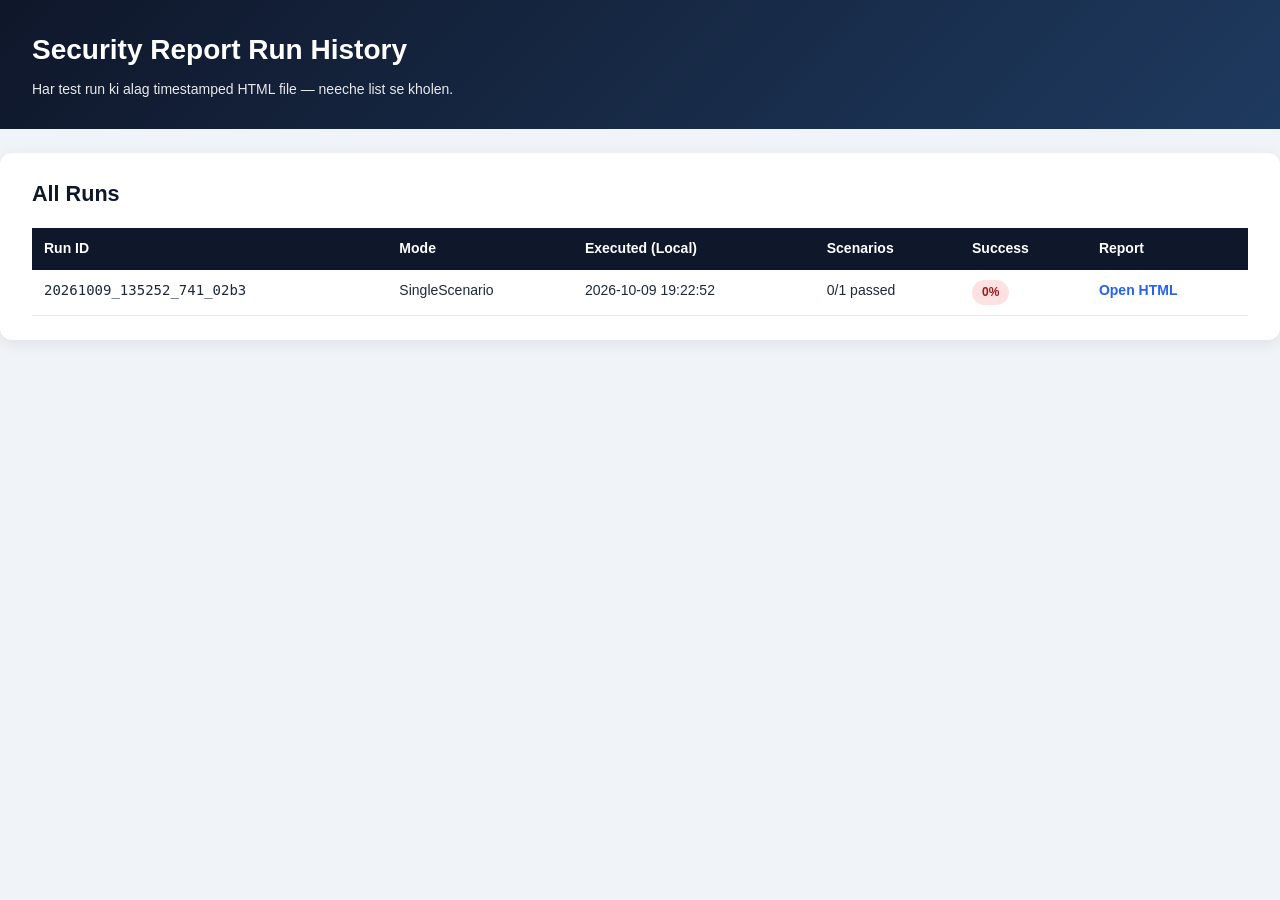
<file: Reports/Security/LivingReport/index.html>
<!DOCTYPE html>
<html lang="en">
<head>
<meta charset="utf-8"/>
<meta name="viewport" content="width=device-width, initial-scale=1"/>
<title>Security Report Run History</title>
<style>
  :root { --bg:#f0f4f8; --card:#fff; --text:#1e293b; --muted:#64748b; --pass:#059669; --fail:#dc2626; --warn:#d97706; --border:#e2e8f0; }
  * { box-sizing: border-box; }
  body { font-family: "Segoe UI", Arial, sans-serif; margin: 0; background: var(--bg); color: var(--text); line-height: 1.55; }
  .page-header { background: linear-gradient(135deg,#0f172a,#1e3a5f); color: #fff; padding: 28px 32px; }
  .page-header h1 { margin: 0 0 8px; font-size: 1.75rem; }
  .page-header .meta { margin: 0; opacity: .9; font-size: 14px; }
  .cards { display: grid; grid-template-columns: repeat(auto-fit,minmax(160px,1fr)); gap: 14px; padding: 20px 32px; max-width: 1400px; margin: 0 auto; }
  .stat-card { background: var(--card); border-radius: 12px; padding: 18px; box-shadow: 0 2px 10px rgba(0,0,0,.07); border-left: 4px solid var(--border); }
  .stat-card.pass { border-left-color: var(--pass); }
  .stat-card.fail { border-left-color: var(--fail); }
  .stat-card.warn { border-left-color: var(--warn); }
  .stat-card .label { font-size: 13px; color: var(--muted); margin-bottom: 4px; }
  .stat-card .value { font-size: 1.6rem; font-weight: 700; }
  .tabs { display: flex; gap: 8px; padding: 0 32px; max-width: 1400px; margin: 0 auto; flex-wrap: wrap; }
  .tab { border: none; background: #cbd5e1; color: #334155; padding: 10px 20px; border-radius: 8px 8px 0 0; cursor: pointer; font-size: 14px; font-weight: 600; }
  .tab.active { background: var(--card); color: #0f172a; box-shadow: 0 -2px 6px rgba(0,0,0,.06); }
  .panel { display: none; max-width: 1400px; margin: 0 auto 32px; padding: 24px 32px; background: var(--card); border-radius: 0 12px 12px 12px; box-shadow: 0 4px 16px rgba(0,0,0,.08); }
  .panel.active { display: block; }
  h2 { margin-top: 0; color: #0f172a; font-size: 1.35rem; }
  h3 { color: #1e3a5f; font-size: 1.1rem; margin-top: 0; }
  .meta-table, .data-table { width: 100%; border-collapse: collapse; font-size: 14px; }
  .meta-table td { padding: 8px 12px; border-bottom: 1px solid var(--border); }
  .meta-table td:first-child { font-weight: 600; width: 200px; color: var(--muted); }
  .table-wrap { overflow-x: auto; margin-top: 12px; }
  .data-table th { background: #0f172a; color: #fff; padding: 10px 12px; text-align: left; white-space: nowrap; }
  .data-table td { padding: 10px 12px; border-bottom: 1px solid var(--border); vertical-align: top; }
  .data-table tr:hover td { background: #f8fafc; }
  .data-table .endpoint code { font-size: 12px; word-break: break-all; }
  .status-pill { display: inline-block; padding: 3px 10px; border-radius: 999px; font-size: 12px; font-weight: 700; }
  .status-pill.pass { background: #d1fae5; color: #065f46; }
  .status-pill.fail { background: #fee2e2; color: #991b1b; }
  .sev-badge { display: inline-block; padding: 3px 8px; border-radius: 6px; font-size: 11px; font-weight: 700; }
  .sev-badge.critical { background: #fecaca; color: #7f1d1d; }
  .sev-badge.high { background: #fed7aa; color: #9a3412; }
  .sev-badge.medium { background: #fef08a; color: #854d0e; }
  .sev-badge.low { background: #dcfce7; color: #166534; }
  .scenario-card { border: 1px solid var(--border); border-radius: 10px; padding: 16px 20px; margin-bottom: 16px; background: #fafbfc; }
  .scenario-card.fail { border-left: 4px solid var(--fail); }
  .scenario-card.pass { border-left: 4px solid var(--pass); }
  .scenario-meta { list-style: none; padding: 0; margin: 0 0 12px; font-size: 14px; }
  .scenario-meta li { margin: 4px 0; }
  .step-list { margin: 0; padding-left: 20px; font-size: 14px; }
  .step-list li { margin-bottom: 8px; }
  .step-ok::marker { content: "✅ "; }
  .step-fail::marker { content: "❌ "; }
  .result-box { background: #fff; border: 1px solid var(--border); border-radius: 8px; padding: 12px; margin-top: 10px; font-size: 14px; }
  details.remediation-block { border: 1px solid var(--border); border-radius: 10px; margin-bottom: 14px; background: #fff; }
  details.remediation-block summary { cursor: pointer; padding: 14px 18px; font-weight: 600; background: #f1f5f9; border-radius: 10px; }
  details.remediation-block[open] summary { border-radius: 10px 10px 0 0; border-bottom: 1px solid var(--border); }
  details.remediation-block .inner { padding: 16px 18px; }
  pre.code-block { background: #0f172a; color: #e2e8f0; padding: 14px; border-radius: 8px; overflow: auto; font-size: 12px; line-height: 1.45; margin: 8px 0 16px; white-space: pre-wrap; }
  .code-label { font-size: 13px; font-weight: 700; margin: 12px 0 6px; color: var(--muted); }
  .empty-state { color: var(--muted); font-style: italic; padding: 16px; }
  .fail-reason { color: var(--fail); font-size: 13px; margin-top: 4px; display: block; }
  .conclusion-verdict { font-size: 1.2rem; font-weight: 700; margin: 12px 0; }
  .conclusion-footer { margin-top: 24px; color: var(--muted); font-size: 14px; }
  .table-hint { font-size: 13px; color: var(--muted); margin: 0 0 10px; }
  .status-pill.fail-toggle { cursor: pointer; border: none; font-family: inherit; }
  .status-pill.fail-toggle:hover { filter: brightness(0.95); }
  .status-pill.fail-toggle[aria-expanded="true"] { outline: 2px solid #991b1b; }
  .fail-detail-row td { background: #fef2f2; padding: 12px 16px; }
  .fail-detail-box { font-size: 13px; line-height: 1.5; margin: 0; }
  .fail-detail-box dt { font-weight: 600; color: var(--muted); margin-top: 6px; }
  .fail-detail-box dt:first-child { margin-top: 0; }
  .fail-detail-box dd { margin: 2px 0 0; }
</style>
<style>.run-link{color:#2563eb;font-weight:600;text-decoration:none}.run-link:hover{text-decoration:underline}</style>
</head>
<body>
<header class="page-header">
<h1>Security Report Run History</h1>
<p class="meta">Har test run ki alag timestamped HTML file — neeche list se kholen.</p>
</header>
<section class="panel active" style="display:block;margin:24px auto;border-radius:12px">
<h2>All Runs</h2>
<div class="table-wrap"><table class="data-table"><thead><tr>
<th>Run ID</th><th>Mode</th><th>Executed (Local)</th><th>Scenarios</th><th>Success</th><th>Report</th>
</tr></thead><tbody>
<tr>
<td><code>20261009_135252_741_02b3</code></td>
<td>SingleScenario</td>
<td>2026-10-09 19:22:52</td>
<td>0/1 passed</td>
<td><span class="status-pill fail">0%</span></td>
<td><a class="run-link" href="security-living-report_20261009_135252_741_02b3.html">Open HTML</a></td>
</tr>
</tbody></table></div>
</section>
</body></html>
</file>
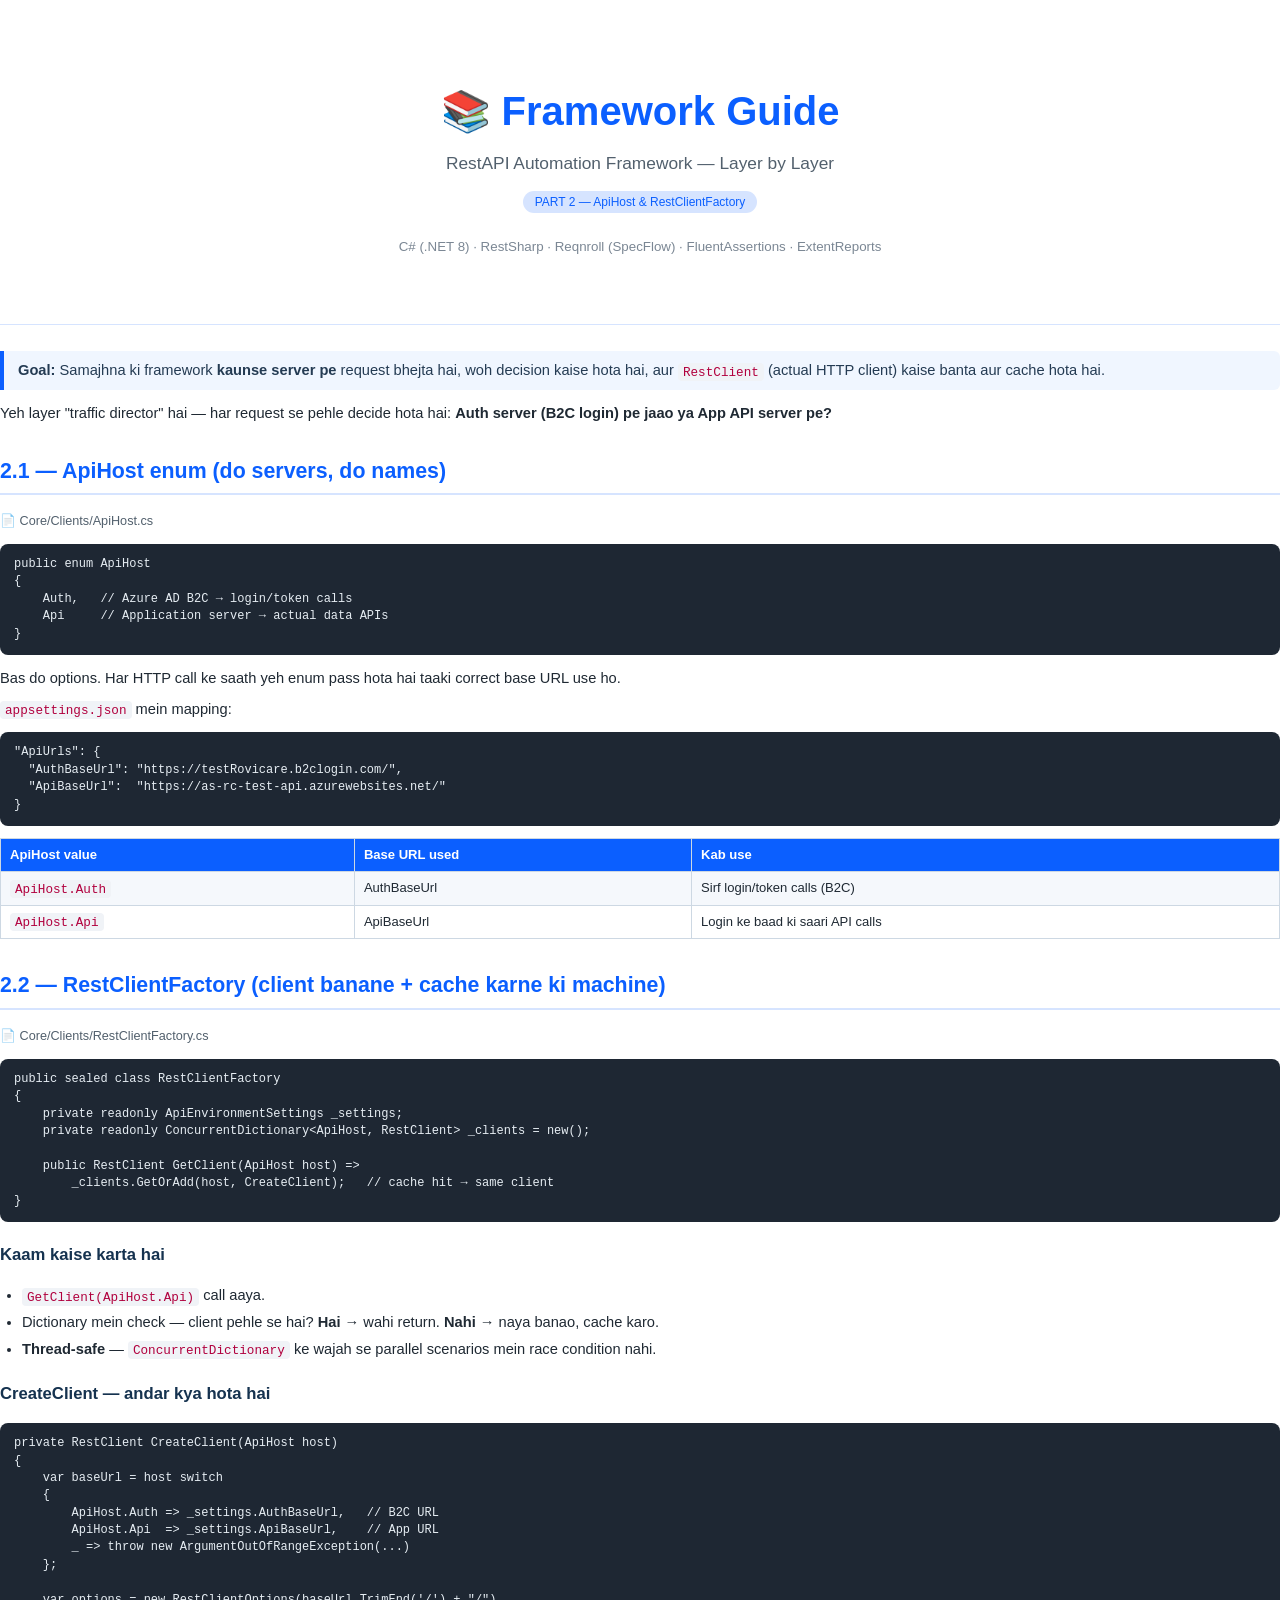
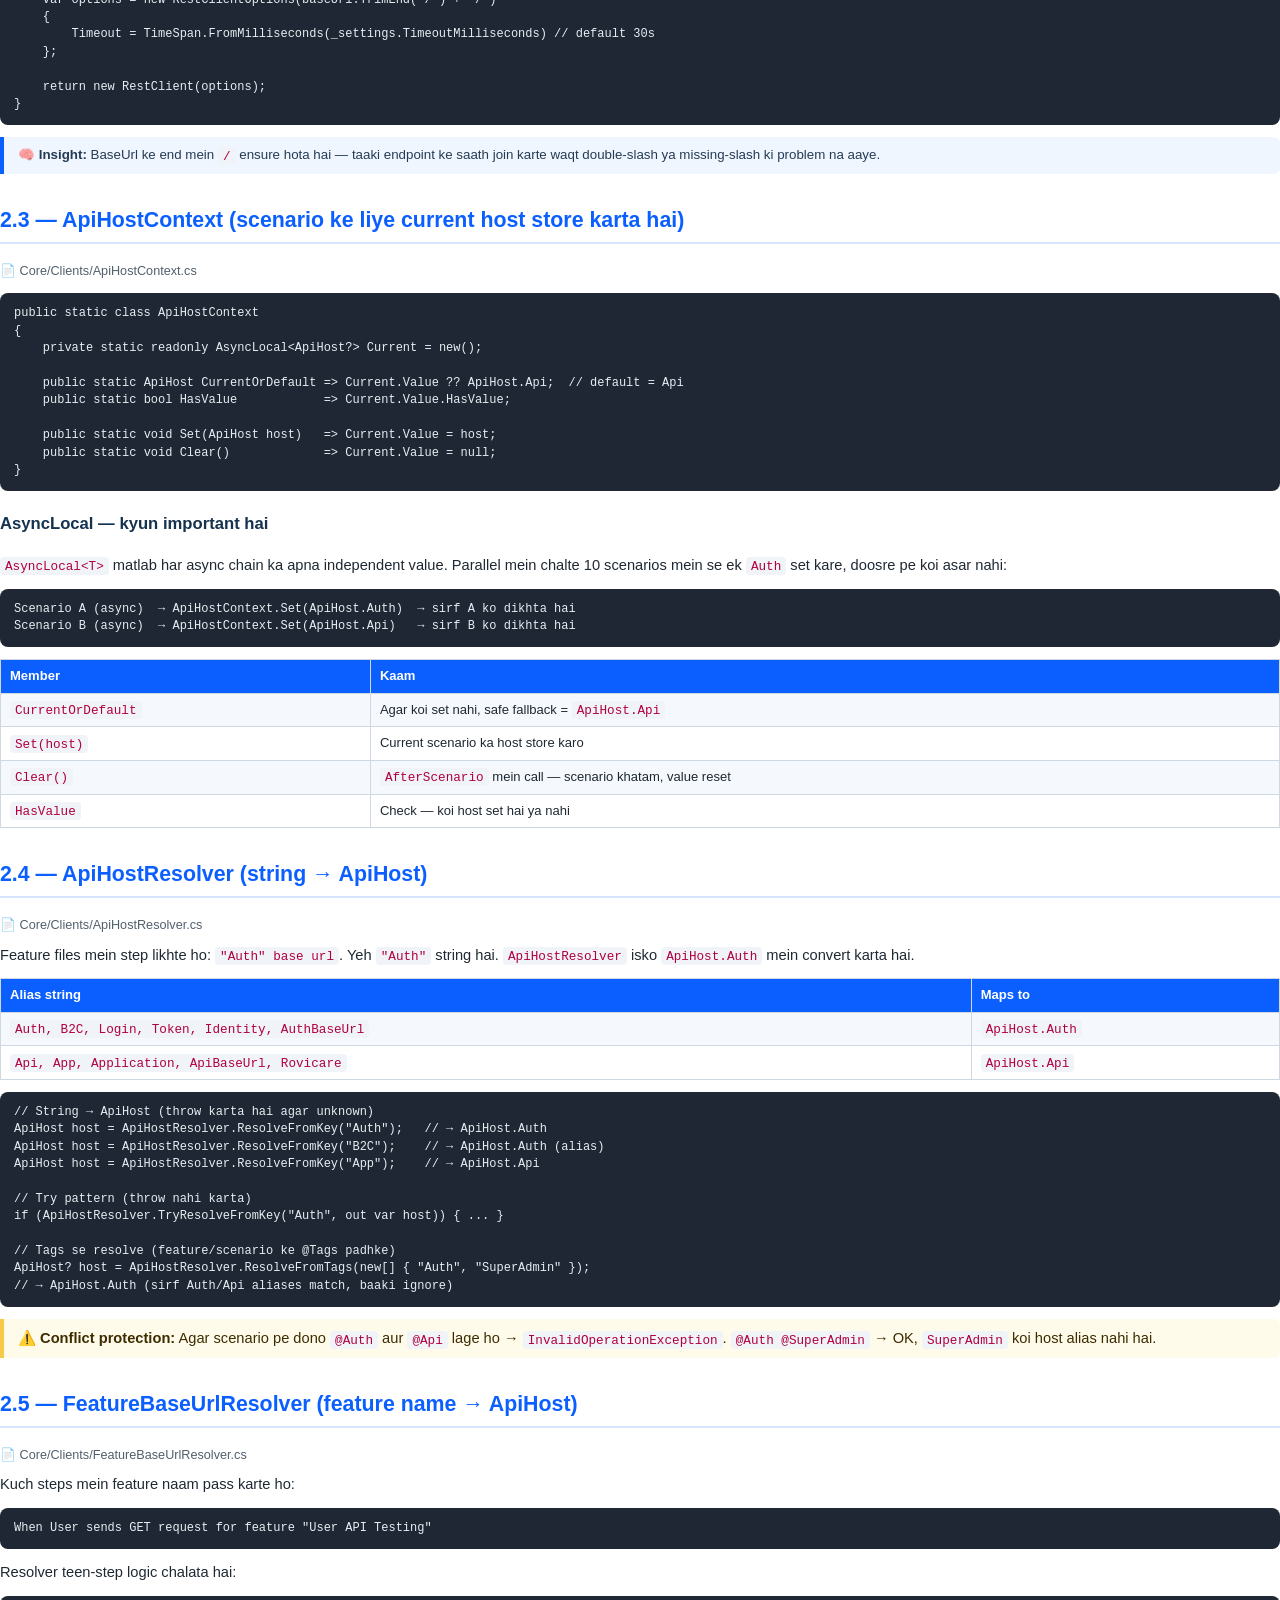
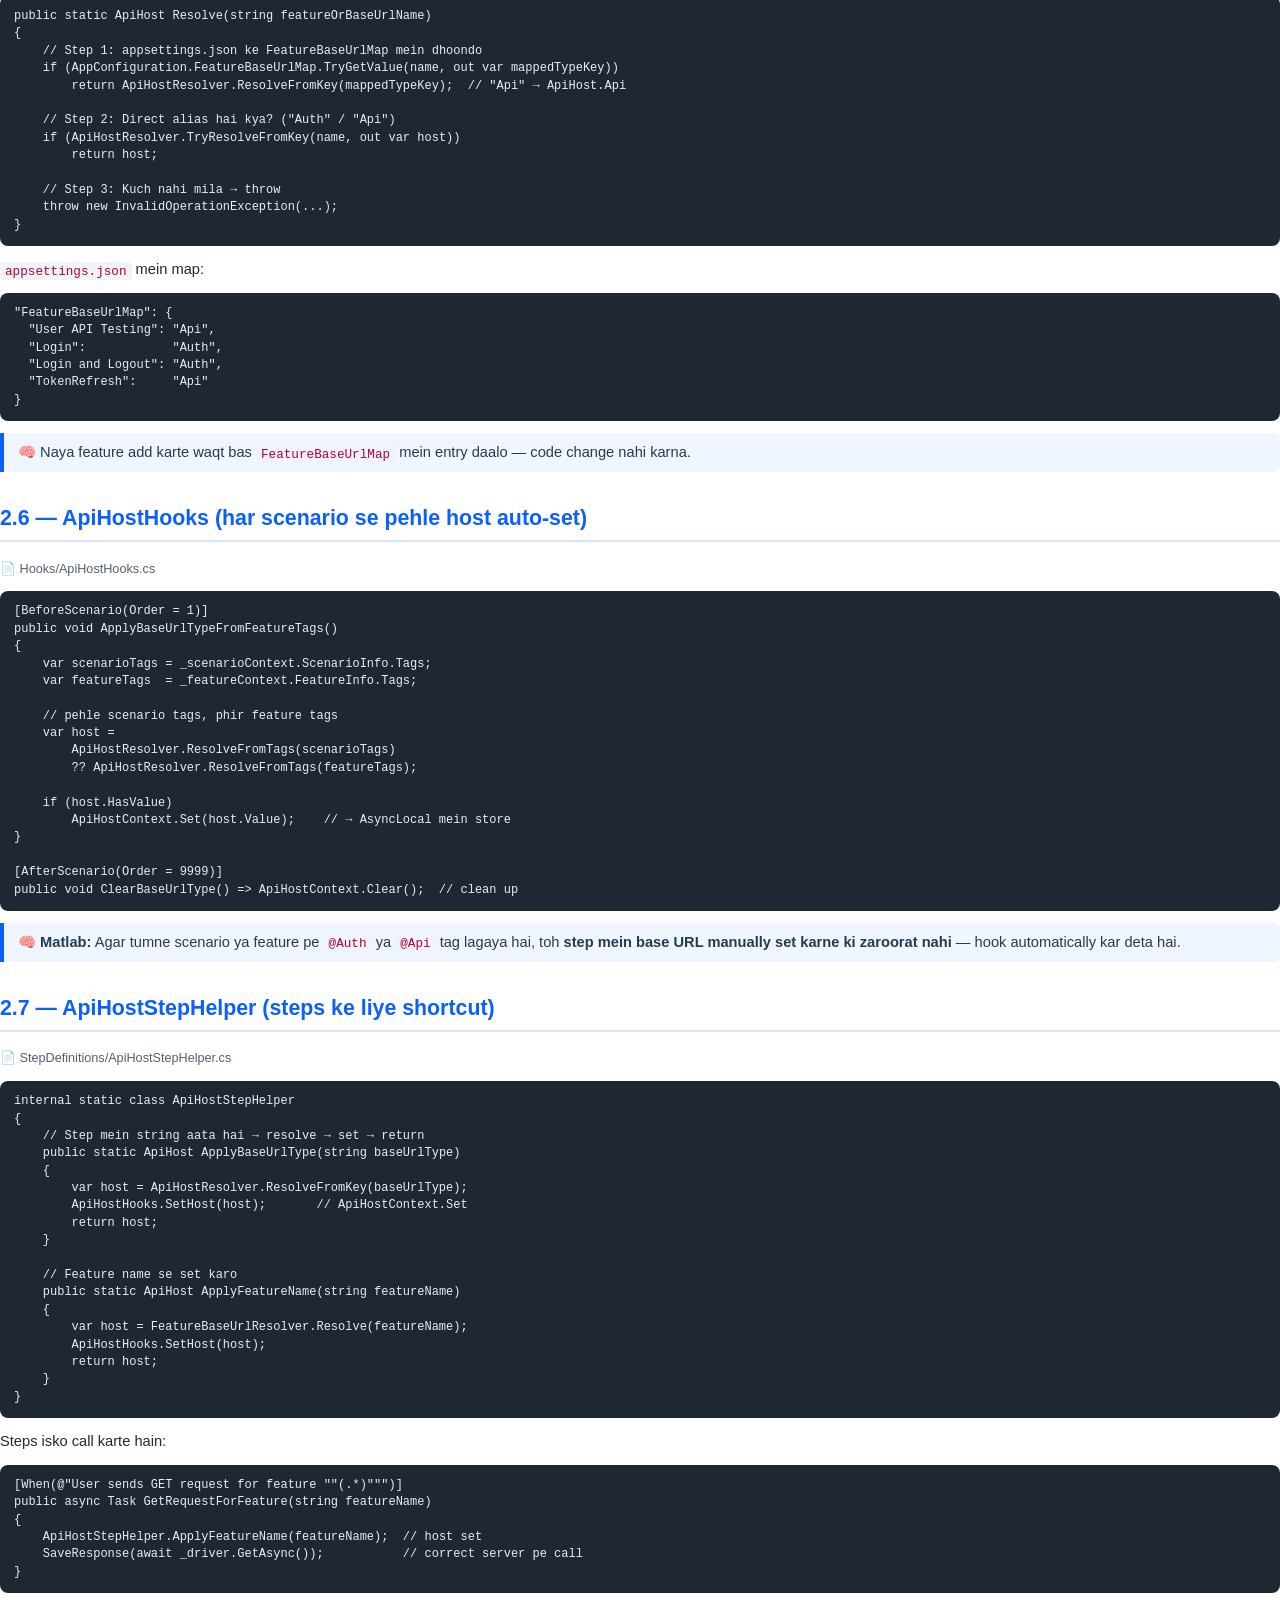
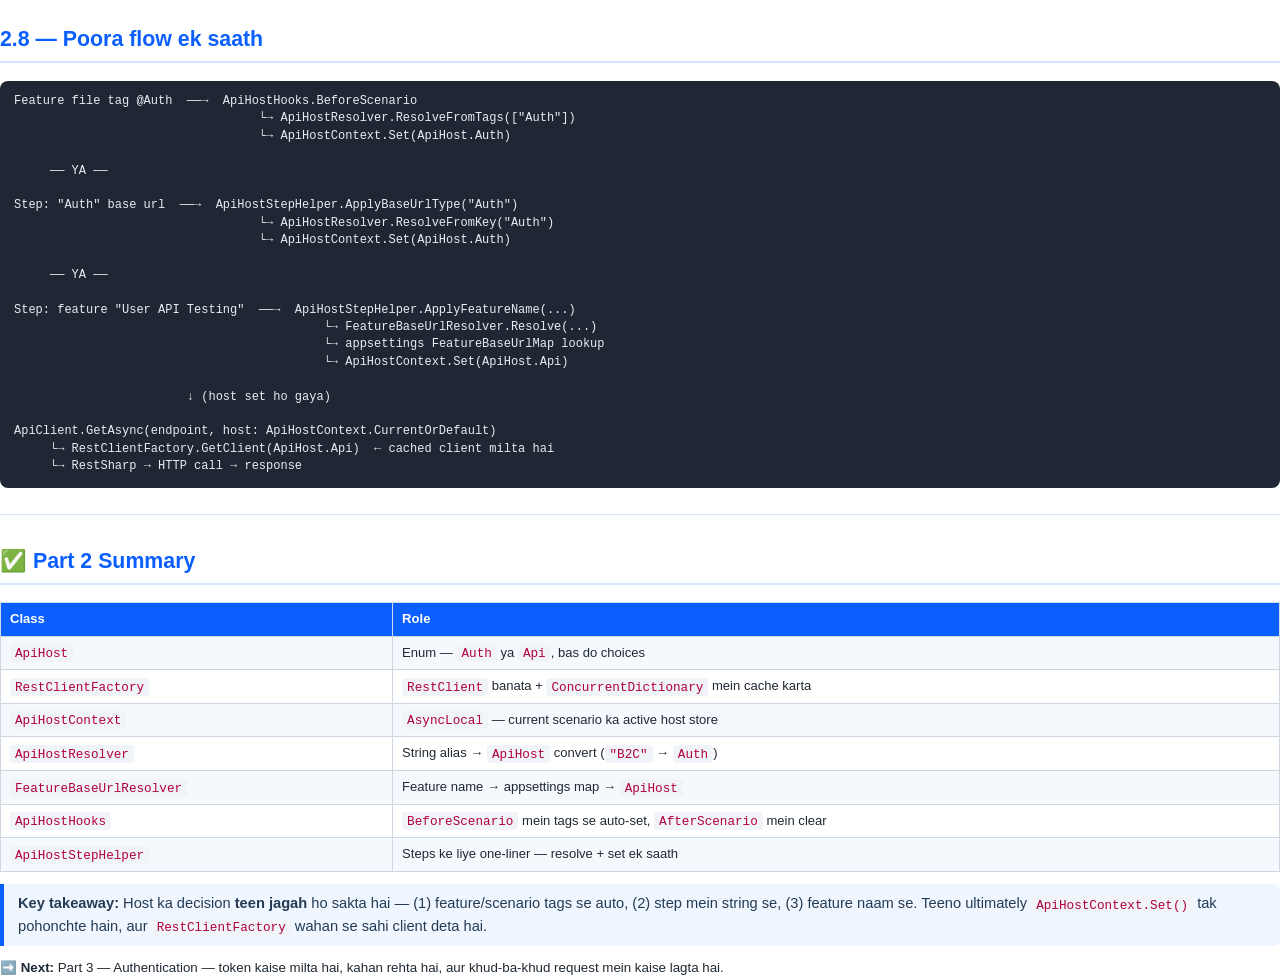
<file: Docs/FrameworkGuide/_build_part2.html>
<!DOCTYPE html>
<html lang="en">
<head>
<meta charset="UTF-8">
<title>Framework Guide — Part 2: ApiHost & RestClientFactory</title>
<style>
  @page { size: A4; margin: 18mm 16mm; }
  * { box-sizing: border-box; }
  body { font-family: "Segoe UI", Arial, sans-serif; font-size: 11pt; line-height: 1.55; color: #1f2933; margin: 0; }
  h1 { font-size: 23pt; color: #0b5fff; margin: 0 0 4px; }
  h2 { font-size: 16pt; color: #0b5fff; border-bottom: 2px solid #d6e4ff; padding-bottom: 5px; margin-top: 30px; }
  h3 { font-size: 12.5pt; color: #15324f; margin-top: 20px; }
  h4 { font-size: 11pt; color: #2b3a4a; margin: 14px 0 4px; }
  p { margin: 8px 0; }
  code { font-family: "Cascadia Code", Consolas, monospace; font-size: 9.5pt; background: #f0f3f7; padding: 1.5px 5px; border-radius: 4px; color: #b1003e; }
  pre { background: #1e2733; color: #e6edf3; padding: 12px 14px; border-radius: 8px; font-family: "Cascadia Code", Consolas, monospace; font-size: 9pt; line-height: 1.45; overflow-x: auto; white-space: pre-wrap; word-wrap: break-word; }
  pre code { background: none; color: inherit; padding: 0; font-size: 9pt; }
  table { border-collapse: collapse; width: 100%; margin: 12px 0; font-size: 9.8pt; }
  th, td { border: 1px solid #cdd8e3; padding: 6px 9px; text-align: left; vertical-align: top; }
  th { background: #0b5fff; color: #fff; }
  tr:nth-child(even) td { background: #f5f8fc; }
  blockquote { border-left: 4px solid #0b5fff; background: #f0f6ff; margin: 12px 0; padding: 8px 14px; color: #243b53; border-radius: 0 6px 6px 0; }
  hr { border: none; border-top: 1px solid #d6e4ff; margin: 26px 0; }
  .cover { text-align: center; padding: 80px 0 40px; }
  .cover h1 { font-size: 30pt; }
  .cover .sub { font-size: 13pt; color: #52606d; margin-top: 8px; }
  .cover .stack { font-size: 10pt; color: #7b8794; margin-top: 24px; }
  .badge { display:inline-block; background:#d6e4ff; color:#0b5fff; border-radius: 12px; padding: 2px 12px; font-size: 9pt; margin-top: 14px; }
  .pagebreak { page-break-before: always; }
  ul { margin: 8px 0; padding-left: 22px; }
  li { margin: 4px 0; }
  .note { font-size: 10pt; }
  .filepath { font-size: 9.5pt; color: #52606d; margin-bottom: 6px; }
  .alert { border-left: 4px solid #f7c948; background: #fffbea; margin: 12px 0; padding: 8px 14px; color: #3d2c00; border-radius: 0 6px 6px 0; }
</style>
</head>
<body>

<!-- ===== COVER ===== -->
<div class="cover">
  <h1>📚 Framework Guide</h1>
  <div class="sub">RestAPI Automation Framework — Layer by Layer</div>
  <div class="badge">PART 2 — ApiHost &amp; RestClientFactory</div>
  <div class="stack">C# (.NET 8) · RestSharp · Reqnroll (SpecFlow) · FluentAssertions · ExtentReports</div>
</div>
<hr>

<!-- ===== INTRO ===== -->
<blockquote>
  <b>Goal:</b> Samajhna ki framework <b>kaunse server pe</b> request bhejta hai, woh decision
  kaise hota hai, aur <code>RestClient</code> (actual HTTP client) kaise banta aur cache hota hai.
</blockquote>
<p>Yeh layer "traffic director" hai — har request se pehle decide hota hai:
<b>Auth server (B2C login) pe jaao ya App API server pe?</b></p>

<!-- ===== 2.1 ===== -->
<h2>2.1 — ApiHost enum (do servers, do names)</h2>
<p class="filepath">📄 Core/Clients/ApiHost.cs</p>
<pre><code>public enum ApiHost
{
    Auth,   // Azure AD B2C → login/token calls
    Api     // Application server → actual data APIs
}</code></pre>
<p>Bas do options. Har HTTP call ke saath yeh enum pass hota hai taaki correct base URL use ho.</p>
<p><code>appsettings.json</code> mein mapping:</p>
<pre><code>"ApiUrls": {
  "AuthBaseUrl": "https://testRovicare.b2clogin.com/",
  "ApiBaseUrl":  "https://as-rc-test-api.azurewebsites.net/"
}</code></pre>
<table>
  <tr><th>ApiHost value</th><th>Base URL used</th><th>Kab use</th></tr>
  <tr><td><code>ApiHost.Auth</code></td><td>AuthBaseUrl</td><td>Sirf login/token calls (B2C)</td></tr>
  <tr><td><code>ApiHost.Api</code></td><td>ApiBaseUrl</td><td>Login ke baad ki saari API calls</td></tr>
</table>

<!-- ===== 2.2 ===== -->
<div class="pagebreak"></div>
<h2>2.2 — RestClientFactory (client banane + cache karne ki machine)</h2>
<p class="filepath">📄 Core/Clients/RestClientFactory.cs</p>
<pre><code>public sealed class RestClientFactory
{
    private readonly ApiEnvironmentSettings _settings;
    private readonly ConcurrentDictionary&lt;ApiHost, RestClient&gt; _clients = new();

    public RestClient GetClient(ApiHost host) =&gt;
        _clients.GetOrAdd(host, CreateClient);   // cache hit → same client
}</code></pre>

<h3>Kaam kaise karta hai</h3>
<ul>
  <li><code>GetClient(ApiHost.Api)</code> call aaya.</li>
  <li>Dictionary mein check — client pehle se hai? <b>Hai</b> → wahi return. <b>Nahi</b> → naya banao, cache karo.</li>
  <li><b>Thread-safe</b> — <code>ConcurrentDictionary</code> ke wajah se parallel scenarios mein race condition nahi.</li>
</ul>

<h3>CreateClient — andar kya hota hai</h3>
<pre><code>private RestClient CreateClient(ApiHost host)
{
    var baseUrl = host switch
    {
        ApiHost.Auth =&gt; _settings.AuthBaseUrl,   // B2C URL
        ApiHost.Api  =&gt; _settings.ApiBaseUrl,    // App URL
        _ =&gt; throw new ArgumentOutOfRangeException(...)
    };

    var options = new RestClientOptions(baseUrl.TrimEnd('/') + "/")
    {
        Timeout = TimeSpan.FromMilliseconds(_settings.TimeoutMilliseconds) // default 30s
    };

    return new RestClient(options);
}</code></pre>
<blockquote class="note">🧠 <b>Insight:</b> BaseUrl ke end mein <code>/</code> ensure hota hai — taaki endpoint ke saath
join karte waqt double-slash ya missing-slash ki problem na aaye.</blockquote>

<!-- ===== 2.3 ===== -->
<h2>2.3 — ApiHostContext (scenario ke liye current host store karta hai)</h2>
<p class="filepath">📄 Core/Clients/ApiHostContext.cs</p>
<pre><code>public static class ApiHostContext
{
    private static readonly AsyncLocal&lt;ApiHost?&gt; Current = new();

    public static ApiHost CurrentOrDefault =&gt; Current.Value ?? ApiHost.Api;  // default = Api
    public static bool HasValue            =&gt; Current.Value.HasValue;

    public static void Set(ApiHost host)   =&gt; Current.Value = host;
    public static void Clear()             =&gt; Current.Value = null;
}</code></pre>

<h3>AsyncLocal — kyun important hai</h3>
<p><code>AsyncLocal&lt;T&gt;</code> matlab har async chain ka apna independent value. Parallel mein
chalte 10 scenarios mein se ek <code>Auth</code> set kare, doosre pe koi asar nahi:</p>
<pre><code>Scenario A (async)  → ApiHostContext.Set(ApiHost.Auth)  → sirf A ko dikhta hai
Scenario B (async)  → ApiHostContext.Set(ApiHost.Api)   → sirf B ko dikhta hai</code></pre>
<table>
  <tr><th>Member</th><th>Kaam</th></tr>
  <tr><td><code>CurrentOrDefault</code></td><td>Agar koi set nahi, safe fallback = <code>ApiHost.Api</code></td></tr>
  <tr><td><code>Set(host)</code></td><td>Current scenario ka host store karo</td></tr>
  <tr><td><code>Clear()</code></td><td><code>AfterScenario</code> mein call — scenario khatam, value reset</td></tr>
  <tr><td><code>HasValue</code></td><td>Check — koi host set hai ya nahi</td></tr>
</table>

<!-- ===== 2.4 ===== -->
<div class="pagebreak"></div>
<h2>2.4 — ApiHostResolver (string → ApiHost)</h2>
<p class="filepath">📄 Core/Clients/ApiHostResolver.cs</p>
<p>Feature files mein step likhte ho: <code>"Auth" base url</code>. Yeh <code>"Auth"</code> string hai.
<code>ApiHostResolver</code> isko <code>ApiHost.Auth</code> mein convert karta hai.</p>
<table>
  <tr><th>Alias string</th><th>Maps to</th></tr>
  <tr><td><code>Auth, B2C, Login, Token, Identity, AuthBaseUrl</code></td><td><code>ApiHost.Auth</code></td></tr>
  <tr><td><code>Api, App, Application, ApiBaseUrl, Rovicare</code></td><td><code>ApiHost.Api</code></td></tr>
</table>
<pre><code>// String → ApiHost (throw karta hai agar unknown)
ApiHost host = ApiHostResolver.ResolveFromKey("Auth");   // → ApiHost.Auth
ApiHost host = ApiHostResolver.ResolveFromKey("B2C");    // → ApiHost.Auth (alias)
ApiHost host = ApiHostResolver.ResolveFromKey("App");    // → ApiHost.Api

// Try pattern (throw nahi karta)
if (ApiHostResolver.TryResolveFromKey("Auth", out var host)) { ... }

// Tags se resolve (feature/scenario ke @Tags padhke)
ApiHost? host = ApiHostResolver.ResolveFromTags(new[] { "Auth", "SuperAdmin" });
// → ApiHost.Auth (sirf Auth/Api aliases match, baaki ignore)</code></pre>
<div class="alert">⚠️ <b>Conflict protection:</b> Agar scenario pe dono <code>@Auth</code> aur <code>@Api</code> lage ho → <code>InvalidOperationException</code>. <code>@Auth @SuperAdmin</code> → OK, <code>SuperAdmin</code> koi host alias nahi hai.</div>

<!-- ===== 2.5 ===== -->
<h2>2.5 — FeatureBaseUrlResolver (feature name → ApiHost)</h2>
<p class="filepath">📄 Core/Clients/FeatureBaseUrlResolver.cs</p>
<p>Kuch steps mein feature naam pass karte ho:</p>
<pre><code>When User sends GET request for feature "User API Testing"</code></pre>
<p>Resolver teen-step logic chalata hai:</p>
<pre><code>public static ApiHost Resolve(string featureOrBaseUrlName)
{
    // Step 1: appsettings.json ke FeatureBaseUrlMap mein dhoondo
    if (AppConfiguration.FeatureBaseUrlMap.TryGetValue(name, out var mappedTypeKey))
        return ApiHostResolver.ResolveFromKey(mappedTypeKey);  // "Api" → ApiHost.Api

    // Step 2: Direct alias hai kya? ("Auth" / "Api")
    if (ApiHostResolver.TryResolveFromKey(name, out var host))
        return host;

    // Step 3: Kuch nahi mila → throw
    throw new InvalidOperationException(...);
}</code></pre>
<p><code>appsettings.json</code> mein map:</p>
<pre><code>"FeatureBaseUrlMap": {
  "User API Testing": "Api",
  "Login":            "Auth",
  "Login and Logout": "Auth",
  "TokenRefresh":     "Api"
}</code></pre>
<blockquote>🧠 Naya feature add karte waqt bas <code>FeatureBaseUrlMap</code> mein entry daalo — code change nahi karna.</blockquote>

<!-- ===== 2.6 ===== -->
<div class="pagebreak"></div>
<h2>2.6 — ApiHostHooks (har scenario se pehle host auto-set)</h2>
<p class="filepath">📄 Hooks/ApiHostHooks.cs</p>
<pre><code>[BeforeScenario(Order = 1)]
public void ApplyBaseUrlTypeFromFeatureTags()
{
    var scenarioTags = _scenarioContext.ScenarioInfo.Tags;
    var featureTags  = _featureContext.FeatureInfo.Tags;

    // pehle scenario tags, phir feature tags
    var host =
        ApiHostResolver.ResolveFromTags(scenarioTags)
        ?? ApiHostResolver.ResolveFromTags(featureTags);

    if (host.HasValue)
        ApiHostContext.Set(host.Value);    // → AsyncLocal mein store
}

[AfterScenario(Order = 9999)]
public void ClearBaseUrlType() =&gt; ApiHostContext.Clear();  // clean up</code></pre>
<blockquote>🧠 <b>Matlab:</b> Agar tumne scenario ya feature pe <code>@Auth</code> ya <code>@Api</code> tag lagaya hai,
toh <b>step mein base URL manually set karne ki zaroorat nahi</b> — hook automatically kar deta hai.</blockquote>

<!-- ===== 2.7 ===== -->
<h2>2.7 — ApiHostStepHelper (steps ke liye shortcut)</h2>
<p class="filepath">📄 StepDefinitions/ApiHostStepHelper.cs</p>
<pre><code>internal static class ApiHostStepHelper
{
    // Step mein string aata hai → resolve → set → return
    public static ApiHost ApplyBaseUrlType(string baseUrlType)
    {
        var host = ApiHostResolver.ResolveFromKey(baseUrlType);
        ApiHostHooks.SetHost(host);       // ApiHostContext.Set
        return host;
    }

    // Feature name se set karo
    public static ApiHost ApplyFeatureName(string featureName)
    {
        var host = FeatureBaseUrlResolver.Resolve(featureName);
        ApiHostHooks.SetHost(host);
        return host;
    }
}</code></pre>
<p>Steps isko call karte hain:</p>
<pre><code>[When(@"User sends GET request for feature ""(.*)""")]
public async Task GetRequestForFeature(string featureName)
{
    ApiHostStepHelper.ApplyFeatureName(featureName);  // host set
    SaveResponse(await _driver.GetAsync());           // correct server pe call
}</code></pre>

<!-- ===== 2.8 FLOW ===== -->
<div class="pagebreak"></div>
<h2>2.8 — Poora flow ek saath</h2>
<pre><code>Feature file tag @Auth  ──→  ApiHostHooks.BeforeScenario
                                  └→ ApiHostResolver.ResolveFromTags(["Auth"])
                                  └→ ApiHostContext.Set(ApiHost.Auth)

     ── YA ──

Step: "Auth" base url  ──→  ApiHostStepHelper.ApplyBaseUrlType("Auth")
                                  └→ ApiHostResolver.ResolveFromKey("Auth")
                                  └→ ApiHostContext.Set(ApiHost.Auth)

     ── YA ──

Step: feature "User API Testing"  ──→  ApiHostStepHelper.ApplyFeatureName(...)
                                           └→ FeatureBaseUrlResolver.Resolve(...)
                                           └→ appsettings FeatureBaseUrlMap lookup
                                           └→ ApiHostContext.Set(ApiHost.Api)

                        ↓ (host set ho gaya)

ApiClient.GetAsync(endpoint, host: ApiHostContext.CurrentOrDefault)
     └→ RestClientFactory.GetClient(ApiHost.Api)  ← cached client milta hai
     └→ RestSharp → HTTP call → response</code></pre>

<hr>

<!-- ===== SUMMARY ===== -->
<h2>✅ Part 2 Summary</h2>
<table>
  <tr><th>Class</th><th>Role</th></tr>
  <tr><td><code>ApiHost</code></td><td>Enum — <code>Auth</code> ya <code>Api</code>, bas do choices</td></tr>
  <tr><td><code>RestClientFactory</code></td><td><code>RestClient</code> banata + <code>ConcurrentDictionary</code> mein cache karta</td></tr>
  <tr><td><code>ApiHostContext</code></td><td><code>AsyncLocal</code> — current scenario ka active host store</td></tr>
  <tr><td><code>ApiHostResolver</code></td><td>String alias → <code>ApiHost</code> convert (<code>"B2C"</code> → <code>Auth</code>)</td></tr>
  <tr><td><code>FeatureBaseUrlResolver</code></td><td>Feature name → appsettings map → <code>ApiHost</code></td></tr>
  <tr><td><code>ApiHostHooks</code></td><td><code>BeforeScenario</code> mein tags se auto-set, <code>AfterScenario</code> mein clear</td></tr>
  <tr><td><code>ApiHostStepHelper</code></td><td>Steps ke liye one-liner — resolve + set ek saath</td></tr>
</table>
<blockquote><b>Key takeaway:</b> Host ka decision <b>teen jagah</b> ho sakta hai —
(1) feature/scenario tags se auto, (2) step mein string se, (3) feature naam se.
Teeno ultimately <code>ApiHostContext.Set()</code> tak pohonchte hain, aur
<code>RestClientFactory</code> wahan se sahi client deta hai.</blockquote>
<p class="note">➡️ <b>Next:</b> Part 3 — Authentication — token kaise milta hai, kahan rehta hai, aur khud-ba-khud request mein kaise lagta hai.</p>

</body>
</html>
</file>
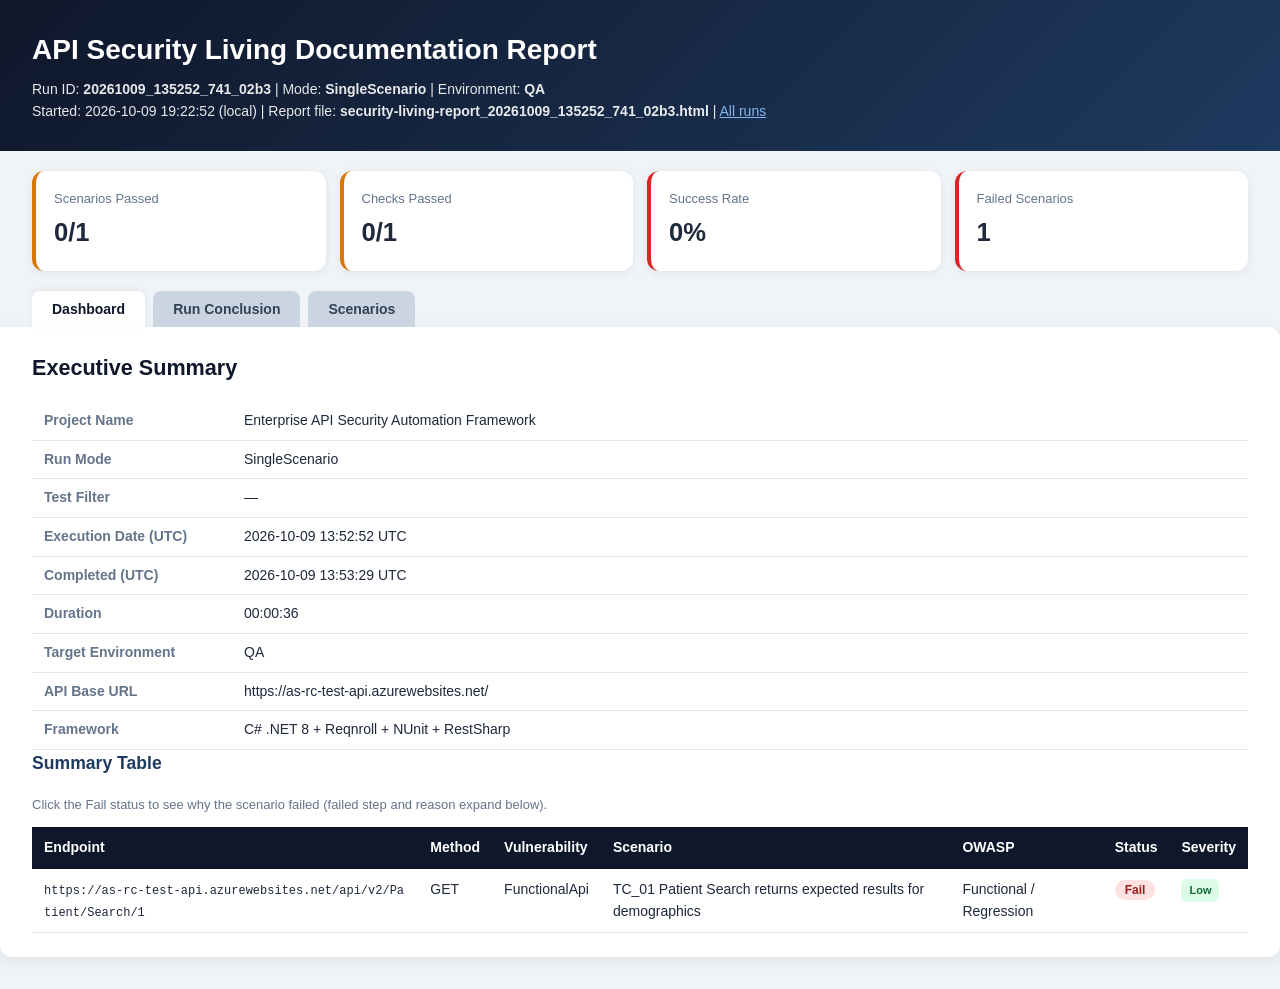
<file: Reports/Security/LivingReport/latest.html>
<!DOCTYPE html>
<html lang="en">
<head>
<meta charset="utf-8"/>
<meta name="viewport" content="width=device-width, initial-scale=1"/>
<title>Security Living Report — 20261009_135252_741_02b3</title>
<style>
  :root { --bg:#f0f4f8; --card:#fff; --text:#1e293b; --muted:#64748b; --pass:#059669; --fail:#dc2626; --warn:#d97706; --border:#e2e8f0; }
  * { box-sizing: border-box; }
  body { font-family: "Segoe UI", Arial, sans-serif; margin: 0; background: var(--bg); color: var(--text); line-height: 1.55; }
  .page-header { background: linear-gradient(135deg,#0f172a,#1e3a5f); color: #fff; padding: 28px 32px; }
  .page-header h1 { margin: 0 0 8px; font-size: 1.75rem; }
  .page-header .meta { margin: 0; opacity: .9; font-size: 14px; }
  .cards { display: grid; grid-template-columns: repeat(auto-fit,minmax(160px,1fr)); gap: 14px; padding: 20px 32px; max-width: 1400px; margin: 0 auto; }
  .stat-card { background: var(--card); border-radius: 12px; padding: 18px; box-shadow: 0 2px 10px rgba(0,0,0,.07); border-left: 4px solid var(--border); }
  .stat-card.pass { border-left-color: var(--pass); }
  .stat-card.fail { border-left-color: var(--fail); }
  .stat-card.warn { border-left-color: var(--warn); }
  .stat-card .label { font-size: 13px; color: var(--muted); margin-bottom: 4px; }
  .stat-card .value { font-size: 1.6rem; font-weight: 700; }
  .tabs { display: flex; gap: 8px; padding: 0 32px; max-width: 1400px; margin: 0 auto; flex-wrap: wrap; }
  .tab { border: none; background: #cbd5e1; color: #334155; padding: 10px 20px; border-radius: 8px 8px 0 0; cursor: pointer; font-size: 14px; font-weight: 600; }
  .tab.active { background: var(--card); color: #0f172a; box-shadow: 0 -2px 6px rgba(0,0,0,.06); }
  .panel { display: none; max-width: 1400px; margin: 0 auto 32px; padding: 24px 32px; background: var(--card); border-radius: 0 12px 12px 12px; box-shadow: 0 4px 16px rgba(0,0,0,.08); }
  .panel.active { display: block; }
  h2 { margin-top: 0; color: #0f172a; font-size: 1.35rem; }
  h3 { color: #1e3a5f; font-size: 1.1rem; margin-top: 0; }
  .meta-table, .data-table { width: 100%; border-collapse: collapse; font-size: 14px; }
  .meta-table td { padding: 8px 12px; border-bottom: 1px solid var(--border); }
  .meta-table td:first-child { font-weight: 600; width: 200px; color: var(--muted); }
  .table-wrap { overflow-x: auto; margin-top: 12px; }
  .data-table th { background: #0f172a; color: #fff; padding: 10px 12px; text-align: left; white-space: nowrap; }
  .data-table td { padding: 10px 12px; border-bottom: 1px solid var(--border); vertical-align: top; }
  .data-table tr:hover td { background: #f8fafc; }
  .data-table .endpoint code { font-size: 12px; word-break: break-all; }
  .status-pill { display: inline-block; padding: 3px 10px; border-radius: 999px; font-size: 12px; font-weight: 700; }
  .status-pill.pass { background: #d1fae5; color: #065f46; }
  .status-pill.fail { background: #fee2e2; color: #991b1b; }
  .sev-badge { display: inline-block; padding: 3px 8px; border-radius: 6px; font-size: 11px; font-weight: 700; }
  .sev-badge.critical { background: #fecaca; color: #7f1d1d; }
  .sev-badge.high { background: #fed7aa; color: #9a3412; }
  .sev-badge.medium { background: #fef08a; color: #854d0e; }
  .sev-badge.low { background: #dcfce7; color: #166534; }
  .scenario-card { border: 1px solid var(--border); border-radius: 10px; padding: 16px 20px; margin-bottom: 16px; background: #fafbfc; }
  .scenario-card.fail { border-left: 4px solid var(--fail); }
  .scenario-card.pass { border-left: 4px solid var(--pass); }
  .scenario-meta { list-style: none; padding: 0; margin: 0 0 12px; font-size: 14px; }
  .scenario-meta li { margin: 4px 0; }
  .step-list { margin: 0; padding-left: 20px; font-size: 14px; }
  .step-list li { margin-bottom: 8px; }
  .step-ok::marker { content: "✅ "; }
  .step-fail::marker { content: "❌ "; }
  .result-box { background: #fff; border: 1px solid var(--border); border-radius: 8px; padding: 12px; margin-top: 10px; font-size: 14px; }
  details.remediation-block { border: 1px solid var(--border); border-radius: 10px; margin-bottom: 14px; background: #fff; }
  details.remediation-block summary { cursor: pointer; padding: 14px 18px; font-weight: 600; background: #f1f5f9; border-radius: 10px; }
  details.remediation-block[open] summary { border-radius: 10px 10px 0 0; border-bottom: 1px solid var(--border); }
  details.remediation-block .inner { padding: 16px 18px; }
  pre.code-block { background: #0f172a; color: #e2e8f0; padding: 14px; border-radius: 8px; overflow: auto; font-size: 12px; line-height: 1.45; margin: 8px 0 16px; white-space: pre-wrap; }
  .code-label { font-size: 13px; font-weight: 700; margin: 12px 0 6px; color: var(--muted); }
  .empty-state { color: var(--muted); font-style: italic; padding: 16px; }
  .fail-reason { color: var(--fail); font-size: 13px; margin-top: 4px; display: block; }
  .conclusion-verdict { font-size: 1.2rem; font-weight: 700; margin: 12px 0; }
  .conclusion-footer { margin-top: 24px; color: var(--muted); font-size: 14px; }
  .table-hint { font-size: 13px; color: var(--muted); margin: 0 0 10px; }
  .status-pill.fail-toggle { cursor: pointer; border: none; font-family: inherit; }
  .status-pill.fail-toggle:hover { filter: brightness(0.95); }
  .status-pill.fail-toggle[aria-expanded="true"] { outline: 2px solid #991b1b; }
  .fail-detail-row td { background: #fef2f2; padding: 12px 16px; }
  .fail-detail-box { font-size: 13px; line-height: 1.5; margin: 0; }
  .fail-detail-box dt { font-weight: 600; color: var(--muted); margin-top: 6px; }
  .fail-detail-box dt:first-child { margin-top: 0; }
  .fail-detail-box dd { margin: 2px 0 0; }
</style>
</head>
<body>
<header class="page-header">
<h1>API Security Living Documentation Report</h1>
<p class="meta">Run ID: <strong>20261009_135252_741_02b3</strong> | Mode: <strong>SingleScenario</strong> | Environment: <strong>QA</strong></p>
<p class="meta">Started: 2026-10-09 19:22:52 (local) | Report file: <strong>security-living-report_20261009_135252_741_02b3.html</strong> | <a href="index.html" style="color:#93c5fd">All runs</a></p>
</header>
<div class="cards">
<div class="stat-card warn"><div class="label">Scenarios Passed</div><div class="value">0/1</div></div>
<div class="stat-card warn"><div class="label">Checks Passed</div><div class="value">0/1</div></div>
<div class="stat-card fail"><div class="label">Success Rate</div><div class="value">0%</div></div>
<div class="stat-card fail"><div class="label">Failed Scenarios</div><div class="value">1</div></div>
</div>
<nav class="tabs" role="tablist">
<button type="button" class="tab active" data-panel="panel-dashboard">Dashboard</button>
<button type="button" class="tab" data-panel="panel-conclusion">Run Conclusion</button>
<button type="button" class="tab" data-panel="panel-scenarios">Scenarios</button>
</nav>
<section id="panel-dashboard" class="panel active">
<h2>Executive Summary</h2>
<table class="meta-table"><tbody>
<tr><td>Project Name</td><td>Enterprise API Security Automation Framework</td></tr>
<tr><td>Run Mode</td><td>SingleScenario</td></tr>
<tr><td>Test Filter</td><td>—</td></tr>
<tr><td>Execution Date (UTC)</td><td>2026-10-09 13:52:52 UTC</td></tr>
<tr><td>Completed (UTC)</td><td>2026-10-09 13:53:29 UTC</td></tr>
<tr><td>Duration</td><td>00:00:36</td></tr>
<tr><td>Target Environment</td><td>QA</td></tr>
<tr><td>API Base URL</td><td>https://as-rc-test-api.azurewebsites.net/</td></tr>
<tr><td>Framework</td><td>C# .NET 8 + Reqnroll + NUnit + RestSharp</td></tr>
</tbody></table>
<h3>Summary Table</h3>
<p class="table-hint">Click the Fail status to see why the scenario failed (failed step and reason expand below).</p>
<div class="table-wrap"><table class="data-table"><thead><tr>
<th>Endpoint</th><th>Method</th><th>Vulnerability</th><th>Scenario</th><th>OWASP</th><th>Status</th><th>Severity</th>
</tr></thead><tbody>
<tr class="data-row">
<td class="endpoint"><code>https://as-rc-test-api.azurewebsites.net/api/v2/Patient/Search/1</code></td>
<td>GET</td>
<td>FunctionalApi</td>
<td>TC_01 Patient Search returns expected results for demographics</td>
<td>Functional / Regression</td>
<td><button type="button" class="status-pill fail fail-toggle" aria-expanded="false" aria-controls="fail-detail-0" data-fail-toggle="fail-detail-0">Fail</button></td>
<td><span class="sev-badge low">Low</span></td>
</tr>
<tr id="fail-detail-0" class="fail-detail-row" hidden>
<td colspan="7">
<dl class="fail-detail-box">
<dt>Failed Step</dt><dd>Then all authorization executions should pass</dd>
<dt>Reason</dt><dd>Search should return HTTP 200, but got 400.</dd>
<dt>Expected / Actual</dt><dd><code>200/400</code></dd>
</dl></td></tr>
</tbody></table></div></section>
<section id="panel-conclusion" class="panel">
<h2>Run Conclusion</h2>
<table class="meta-table"><tbody>
<tr><td>Run ID</td><td>20261009_135252_741_02b3</td></tr>
<tr><td>Run Mode</td><td>SingleScenario</td></tr>
<tr><td>Test Filter</td><td>—</td></tr>
<tr><td>Scenarios</td><td>0/1 passed</td></tr>
<tr><td>Checks</td><td>0/1 passed</td></tr>
<tr><td>Duration</td><td>00:00:36</td></tr>
</tbody></table>
<p class="conclusion-verdict">Final verdict: <span class="status-pill fail">0/1 scenarios passed (0%)</span> | Checks success: 0%</p>
<h3>Failed Scenarios</h3>
<div class="table-wrap"><table class="data-table"><thead><tr>
<th>Scenario</th><th>Failed Step</th><th>Reason</th><th>Expected/Actual</th>
</tr></thead><tbody>
<tr>
<td>TC_01 Patient Search returns expected results for demographics</td>
<td><code>Then all authorization executions should pass</code></td>
<td>Search should return HTTP 200, but got 400.</td>
<td><code>200/400</code></td>
</tr>
</tbody></table></div>
<p class="conclusion-footer">Run concluded at 2026-10-09 19:23:29 (local).</p>
</section>
<section id="panel-scenarios" class="panel">
<h2>Detailed Scenario Breakdown</h2>
<article class="scenario-card fail">
<h3>TC_01 Patient Search returns expected results for demographics</h3>
<ul class="scenario-meta">
<li><strong>Feature:</strong> Patient Search API Security | <strong>Suite:</strong> Patient Security / Authentication</li>
<li><strong>Status:</strong> <span class="status-pill fail">Fail</span></li>
<li><strong>Endpoint:</strong> GET <code>https://as-rc-test-api.azurewebsites.net/api/v2/Patient/Search/1</code></li>
<li><strong>OWASP:</strong> Functional / Regression | <strong>Severity:</strong> Low</li>
</ul>
<h4>Step-by-step</h4><ol class="step-list">
<li class="step-ok"><strong>When</strong> When the user &quot;HospitalRole&quot; is logged in with session ready for Patient Search<br/><em>Step executed as defined in Gherkin scenario.</em>
</li>
<li class="step-ok"><strong>When</strong> When the user searches patients on &quot;Api&quot; with first name &quot;&quot; last name &quot;&quot; date of birth &quot;&quot;<br/><em>Step executed as defined in Gherkin scenario.</em>
</li>
<li class="step-ok"><strong>Then</strong> Then the search result should be &quot;&quot;<br/><em>Step executed as defined in Gherkin scenario.</em>
</li>
<li class="step-fail"><strong>Then</strong> Then all authorization executions should pass<br/><em>Soft-assert aggregator verified all row-level executions passed.</em>
<span class="fail-reason">Reason: Search should return HTTP 200, but got 400.</span>
</li>
</ol>
<div class="result-box">
<strong>FunctionalApi</strong> — <span class="status-pill fail">Fail</span><br/>
Expected: <code>200</code> | Actual: <code>400</code><br/>
Expected HTTP 200, but API returned 400 for FunctionalApi. This indicates missing or weak authentication/authorization enforcement. Details: Search should return HTTP 200, but got 400.
<br/><strong>Detail:</strong> Search should return HTTP 200, but got 400.
</div>
<div class="result-box">
<strong>Scenario Error</strong><br/>System.InvalidOperationException : One or more authorization executions failed:
- Outcome:: expected 200, actual 400 — Search should return HTTP 200, but got 400.
</div>
</article>
</section>
<script>
(function(){
  var tabs = document.querySelectorAll('.tab');
  var panels = document.querySelectorAll('.panel');
  tabs.forEach(function(tab){
    tab.addEventListener('click', function(){
      var id = tab.getAttribute('data-panel');
      tabs.forEach(function(t){ t.classList.remove('active'); });
      panels.forEach(function(p){ p.classList.remove('active'); });
      tab.classList.add('active');
      var panel = document.getElementById(id);
      if (panel) panel.classList.add('active');
    });
  });

  document.querySelectorAll('[data-fail-toggle]').forEach(function(btn){
    btn.addEventListener('click', function(){
      var id = btn.getAttribute('data-fail-toggle');
      var row = document.getElementById(id);
      if (!row) return;
      var open = row.hidden;
      row.hidden = !open;
      btn.setAttribute('aria-expanded', open ? 'true' : 'false');
    });
  });
})();
</script>
</body></html>
</file>
